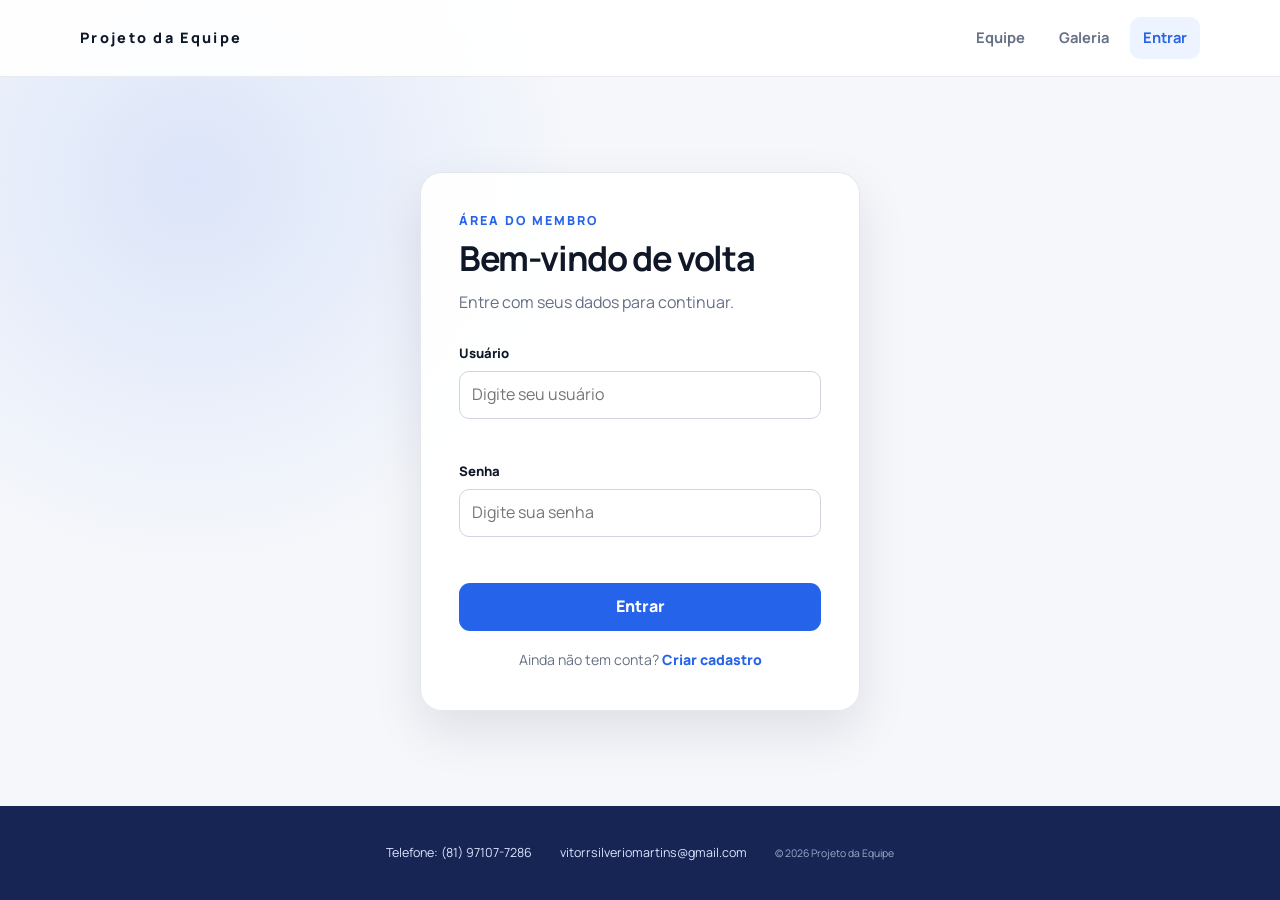
<file: index.html>
<!DOCTYPE html>
<html lang="pt-BR">
<head>
    <meta charset="UTF-8">
    <meta name="viewport" content="width=device-width, initial-scale=1.0">
    <meta name="description" content="Acesse sua conta do projeto acadêmico da equipe.">
    <link rel="preconnect" href="https://fonts.googleapis.com">
    <link rel="preconnect" href="https://fonts.gstatic.com" crossorigin>
    <link href="https://fonts.googleapis.com/css2?family=Manrope:wght@400;500;600;700;800&display=swap" rel="stylesheet">
    <link rel="stylesheet" href="style.css">
    <title>Entrar | Projeto da Equipe</title>
</head>
<body class="auth-page">
    <header class="site-header">
        <nav class="nav-shell" aria-label="Navegação principal">
            <a class="brand" href="home.html" aria-label="Página inicial">Projeto da Equipe</a>
            <button class="nav-toggle" type="button" aria-expanded="false" aria-controls="main-nav">Menu</button>
            <div class="nav-links" id="main-nav">
                <a href="home.html">Equipe</a>
                <a href="galeria.html">Galeria</a>
                <a class="active" href="index.html">Entrar</a>
            </div>
        </nav>
    </header>

    <main class="auth-main">
        <section class="auth-card" aria-labelledby="login-title">
            <div class="auth-heading">
                <p class="eyebrow">Área do membro</p>
                <h1 id="login-title">Bem-vindo de volta</h1>
                <p>Entre com seus dados para continuar.</p>
            </div>
            <form id="login-form" novalidate>
                <div class="field">
                    <label for="login">Usuário</label>
                    <input type="text" id="login" name="login" autocomplete="username" placeholder="Digite seu usuário" minlength="3" required>
                    <span class="field-error" id="avisoNome"></span>
                </div>
                <div class="field">
                    <label for="senhal">Senha</label>
                    <input type="password" id="senhal" name="senha" autocomplete="current-password" placeholder="Digite sua senha" minlength="8" required>
                    <span class="field-error" id="avisoSenha"></span>
                </div>
                <button type="submit" class="primary-button">Entrar</button>
            </form>
            <p class="auth-switch">Ainda não tem conta? <a href="cadastro.html">Criar cadastro</a></p>
        </section>
    </main>

    <footer class="site-footer">
        <p>Telefone: <a href="tel:+558971077286">(81) 97107-7286</a></p>
        <p><a href="mailto:vitorrsilveriomartins@gmail.com">vitorrsilveriomartins@gmail.com</a></p>
        <small>&copy; 2026 Projeto da Equipe</small>
    </footer>

    <script>
        const loginForm = document.querySelector('#login-form');
        const loginInput = document.querySelector('#login');
        const passwordInput = document.querySelector('#senhal');
        const navToggle = document.querySelector('.nav-toggle');
        const navLinks = document.querySelector('.nav-links');

        navToggle.addEventListener('click', () => {
            const open = navToggle.getAttribute('aria-expanded') === 'true';
            navToggle.setAttribute('aria-expanded', String(!open));
            navLinks.classList.toggle('open');
        });

        loginForm.addEventListener('submit', (event) => {
            event.preventDefault();
            document.querySelector('#avisoNome').textContent = '';
            document.querySelector('#avisoSenha').textContent = '';

            const login = loginInput.value.trim();
            const password = passwordInput.value;
            const savedUser = JSON.parse(localStorage.getItem('nexusUser') || 'null');
            const validUser = savedUser ? login === savedUser.login : login === 'vitor';
            const validPassword = savedUser ? password === savedUser.password : password === '12345678';

            if (login.length < 3) {
                document.querySelector('#avisoNome').textContent = 'Use pelo menos 3 caracteres.';
                loginInput.focus();
                return;
            }
            if (password.length < 8) {
                document.querySelector('#avisoSenha').textContent = 'Use pelo menos 8 caracteres.';
                passwordInput.focus();
                return;
            }
            if (!validUser) {
                document.querySelector('#avisoNome').textContent = 'Usuário não encontrado.';
                return;
            }
            if (!validPassword) {
                document.querySelector('#avisoSenha').textContent = 'Senha incorreta.';
                return;
            }
            window.location.href = 'galeria.html';
        });
    </script>
</body>
</html>
</file>
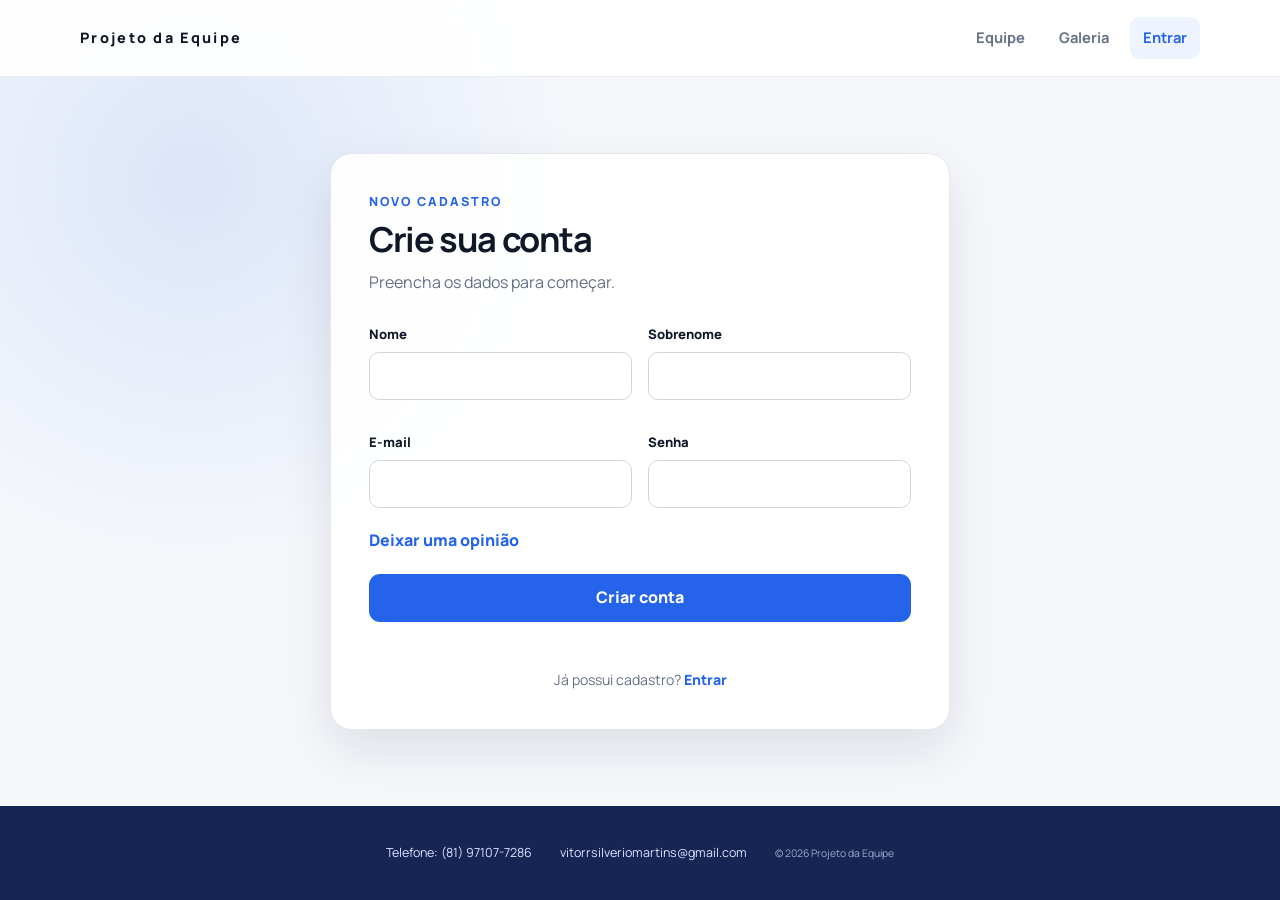
<file: cadastro.html>
<!DOCTYPE html>
<html lang="pt-BR">
<head>
    <meta charset="UTF-8">
    <meta name="viewport" content="width=device-width, initial-scale=1.0">
    <meta name="description" content="Crie sua conta no projeto da equipe.">
    <link rel="preconnect" href="https://fonts.googleapis.com">
    <link rel="preconnect" href="https://fonts.gstatic.com" crossorigin>
    <link href="https://fonts.googleapis.com/css2?family=Manrope:wght@400;500;600;700;800&display=swap" rel="stylesheet">
    <link rel="stylesheet" href="style.css">
    <title>Criar conta | Projeto da Equipe</title>
</head>
<body class="auth-page">
    <header class="site-header">
        <nav class="nav-shell" aria-label="Navegação principal">
            <a class="brand" href="home.html" aria-label="Página inicial">Projeto da Equipe</a>
            <button class="nav-toggle" type="button" aria-expanded="false" aria-controls="main-nav">Menu</button>
            <div class="nav-links" id="main-nav">
                <a href="home.html">Equipe</a>
                <a href="galeria.html">Galeria</a>
                <a class="active" href="index.html">Entrar</a>
            </div>
        </nav>
    </header>

    <main class="auth-main">
        <section class="auth-card register-card" aria-labelledby="register-title">
            <div class="auth-heading">
                <p class="eyebrow">Novo cadastro</p>
                <h1 id="register-title">Crie sua conta</h1>
                <p>Preencha os dados para começar.</p>
            </div>
            <form id="register-form" novalidate>
                <div class="field-grid">
                    <div class="field"><label for="nome">Nome</label><input id="nome" name="nome" type="text" autocomplete="given-name" minlength="2" required></div>
                    <div class="field"><label for="sobrenome">Sobrenome</label><input id="sobrenome" name="sobrenome" type="text" autocomplete="family-name" minlength="2" required></div>
                    <div class="field"><label for="email">E-mail</label><input id="email" name="email" type="email" autocomplete="email" required></div>
                    <div class="field"><label for="senha">Senha</label><input id="senha" name="senha" type="password" autocomplete="new-password" minlength="8" required></div>
                </div>
                <div class="feedback-area">
                    <button type="button" class="text-button" id="feedback-button">Deixar uma opinião</button>
                    <div id="feedback-field"></div>
                </div>
                <button type="submit" class="primary-button">Criar conta</button>
                <p class="form-message" id="form-message" role="status"></p>
            </form>
            <p class="auth-switch">Já possui cadastro? <a href="index.html">Entrar</a></p>
        </section>
    </main>

    <footer class="site-footer">
        <p>Telefone: <a href="tel:+558971077286">(81) 97107-7286</a></p>
        <p><a href="mailto:vitorrsilveriomartins@gmail.com">vitorrsilveriomartins@gmail.com</a></p>
        <small>&copy; 2026 Projeto da Equipe</small>
    </footer>
    <script>
        const navToggle = document.querySelector('.nav-toggle');
        const navLinks = document.querySelector('.nav-links');
        navToggle.addEventListener('click', () => {
            const open = navToggle.getAttribute('aria-expanded') === 'true';
            navToggle.setAttribute('aria-expanded', String(!open));
            navLinks.classList.toggle('open');
        });

        document.querySelector('#feedback-button').addEventListener('click', () => {
            const area = document.querySelector('#feedback-field');
            if (area.querySelector('textarea')) return;
            area.innerHTML = '<label for="feedback">Sua opinião</label><textarea id="feedback" rows="3" placeholder="Conte o que achou do site"></textarea>';
        });

        document.querySelector('#register-form').addEventListener('submit', (event) => {
            event.preventDefault();
            const form = event.currentTarget;
            if (!form.checkValidity()) {
                form.reportValidity();
                return;
            }
            const nome = document.querySelector('#nome').value.trim();
            const sobrenome = document.querySelector('#sobrenome').value.trim();
            const email = document.querySelector('#email').value.trim();
            const password = document.querySelector('#senha').value;
            localStorage.setItem('nexusUser', JSON.stringify({
                login: nome.toLowerCase(),
                name: `${nome} ${sobrenome}`,
                email,
                password
            }));
            document.querySelector('#form-message').textContent = 'Cadastro realizado! Você já pode entrar.';
            setTimeout(() => { window.location.href = 'index.html'; }, 900);
        });
    </script>
</body>
</html>
</file>
<file: style.css>
:root {
    --ink: #101828;
    --muted: #667085;
    --navy: #172554;
    --blue: #2563eb;
    --blue-dark: #1d4ed8;
    --line: #e4e7ec;
    --surface: #ffffff;
    --soft: #f5f7fb;
}

* {
    box-sizing: border-box;
    margin: 0;
    padding: 0;
}

html {
    scroll-behavior: smooth;
}

body {
    min-height: 100vh;
    display: flex;
    flex-direction: column;
    color: var(--ink);
    background: var(--soft);
    font-family: "Manrope", sans-serif;
    line-height: 1.6;
}

a {
    color: inherit;
    text-decoration: none;
}

button,
input,
textarea {
    font: inherit;
}

.site-header {
    position: sticky;
    top: 0;
    z-index: 20;
    border-bottom: 1px solid rgba(228, 231, 236, 0.8);
    background: rgba(255, 255, 255, 0.92);
    backdrop-filter: blur(14px);
}

.nav-shell {
    width: min(1120px, calc(100% - 40px));
    height: 76px;
    margin: auto;
    display: flex;
    align-items: center;
    justify-content: space-between;
}

.brand {
    display: flex;
    align-items: center;
    gap: 10px;
    font-size: 0.9rem;
    font-weight: 800;
    letter-spacing: 0.16em;
}

.brand span {
    width: 38px;
    height: 38px;
    display: grid;
    place-items: center;
    border-radius: 12px;
    color: white;
    background: var(--blue);
    letter-spacing: 0;
}

.nav-links {
    display: flex;
    align-items: center;
    gap: 8px;
}

.nav-links a {
    padding: 9px 13px;
    border-radius: 10px;
    color: var(--muted);
    font-size: 0.92rem;
    font-weight: 700;
}

.nav-links a:hover,
.nav-links a.active {
    color: var(--blue);
    background: #edf3ff;
}

.nav-toggle {
    display: none;
    border: 0;
    background: transparent;
    color: var(--ink);
    font-weight: 800;
}

.team-page,
.gallery-page,
.auth-main {
    flex: 1;
    width: min(1120px, calc(100% - 40px));
    margin: 0 auto;
}

.page-heading {
    max-width: 620px;
    margin: 72px auto 44px;
    text-align: center;
}

.eyebrow {
    margin-bottom: 8px;
    color: var(--blue);
    font-size: 0.78rem;
    font-weight: 800;
    letter-spacing: 0.16em;
    text-transform: uppercase;
}

.page-heading h1,
.auth-heading h1 {
    font-size: clamp(2rem, 5vw, 3.4rem);
    line-height: 1.12;
    letter-spacing: -0.04em;
}

.page-heading > p:last-child,
.auth-heading > p:last-child {
    margin-top: 12px;
    color: var(--muted);
}

.team-grid {
    display: grid;
    grid-template-columns: repeat(3, 1fr);
    gap: 20px;
    padding-bottom: 72px;
}

.profile-card {
    min-height: 430px;
    overflow: hidden;
    border: 1px solid var(--line);
    border-radius: 20px;
    background: var(--surface);
    box-shadow: 0 10px 30px rgba(16, 24, 40, 0.06);
    transition: transform 180ms ease, box-shadow 180ms ease;
}

.profile-card:hover {
    transform: translateY(-5px);
    box-shadow: 0 18px 38px rgba(16, 24, 40, 0.12);
}

.profile-card img {
    width: 100%;
    height: 260px;
    display: block;
    object-fit: cover;
    object-position: center 25%;
}

.profile-card div {
    padding: 20px;
}

.role {
    color: var(--blue);
    font-size: 0.72rem;
    font-weight: 800;
    text-transform: uppercase;
}

.profile-card h2 {
    margin: 4px 0 6px;
    font-size: 1.12rem;
}

.profile-card p {
    color: var(--muted);
    font-size: 0.86rem;
}

.gallery-grid {
    display: grid;
    grid-template-columns: repeat(3, 1fr);
    grid-auto-rows: 280px;
    gap: 16px;
    padding-bottom: 28px;
}

.gallery-item {
    overflow: hidden;
    border-radius: 16px;
    background: #dfe6f2;
}

.gallery-item:nth-child(5n + 1),
.gallery-item:nth-child(5n + 5) {
    grid-row: span 2;
}

.gallery-item img {
    width: 100%;
    height: 100%;
    display: block;
    object-fit: cover;
    transition: transform 350ms ease;
}

.gallery-item:hover img,
.gallery-item:focus img {
    transform: scale(1.04);
}

.secondary-button,
.primary-button {
    min-height: 48px;
    border: 0;
    border-radius: 11px;
    cursor: pointer;
    font-weight: 800;
}

.secondary-button {
    display: block;
    margin: 12px auto 72px;
    padding: 0 24px;
    color: var(--blue);
    border: 1px solid #bfdbfe;
    background: white;
}

.auth-page {
    background:
        radial-gradient(circle at 15% 20%, rgba(37, 99, 235, 0.12), transparent 24rem),
        var(--soft);
}

.auth-main {
    display: grid;
    place-items: center;
    padding: 54px 0;
}

.auth-card {
    width: min(440px, 100%);
    padding: 38px;
    border: 1px solid var(--line);
    border-radius: 22px;
    background: rgba(255, 255, 255, 0.96);
    box-shadow: 0 20px 50px rgba(16, 24, 40, 0.1);
}

.register-card {
    width: min(620px, 100%);
}

.auth-heading {
    margin-bottom: 28px;
}

.auth-heading h1 {
    font-size: 2.15rem;
}

.field-grid {
    display: grid;
    grid-template-columns: 1fr 1fr;
    gap: 16px;
}

.field {
    display: flex;
    flex-direction: column;
    gap: 7px;
    margin-bottom: 16px;
}

.field label,
.feedback-area label {
    font-size: 0.82rem;
    font-weight: 800;
}

.field input,
.feedback-area textarea {
    width: 100%;
    min-height: 48px;
    border: 1px solid #d0d5dd;
    border-radius: 10px;
    outline: none;
    background: white;
    padding: 10px 12px;
    color: var(--ink);
}

.field input:focus,
.feedback-area textarea:focus {
    border-color: var(--blue);
    box-shadow: 0 0 0 3px rgba(37, 99, 235, 0.12);
}

.field-error,
.form-message {
    min-height: 19px;
    color: #b42318;
    font-size: 0.78rem;
}

.primary-button {
    width: 100%;
    margin-top: 4px;
    color: white;
    background: var(--blue);
}

.primary-button:hover {
    background: var(--blue-dark);
}

.auth-switch {
    margin-top: 18px;
    text-align: center;
    color: var(--muted);
    font-size: 0.88rem;
}

.auth-switch a,
.text-button {
    color: var(--blue);
    font-weight: 800;
}

.feedback-area {
    margin: 4px 0 16px;
}

.text-button {
    border: 0;
    background: transparent;
    cursor: pointer;
}

.feedback-area textarea {
    margin-top: 8px;
    resize: vertical;
}

.form-message {
    margin-top: 10px;
    text-align: center;
    color: #067647;
}

.site-footer {
    min-height: 94px;
    display: flex;
    align-items: center;
    justify-content: center;
    gap: 28px;
    padding: 20px;
    color: #dbe4ff;
    background: var(--navy);
    font-size: 0.78rem;
}

.site-footer a:hover {
    color: white;
}

.site-footer small {
    color: #9baacb;
}

@media (max-width: 900px) {
    .team-grid {
        grid-template-columns: repeat(2, 1fr);
    }

    .gallery-grid {
        grid-template-columns: repeat(2, 1fr);
    }
}

@media (max-width: 640px) {
    .nav-shell,
    .team-page,
    .gallery-page,
    .auth-main {
        width: min(100% - 28px, 1120px);
    }

    .nav-shell {
        height: 68px;
    }

    .nav-toggle {
        display: block;
    }

    .nav-links {
        position: absolute;
        top: 68px;
        left: 14px;
        right: 14px;
        display: none;
        flex-direction: column;
        align-items: stretch;
        padding: 8px;
        border: 1px solid var(--line);
        border-radius: 14px;
        background: white;
        box-shadow: 0 16px 40px rgba(16, 24, 40, 0.12);
    }

    .nav-links.open {
        display: flex;
    }

    .nav-links a {
        text-align: center;
    }

    .page-heading {
        margin-top: 48px;
    }

    .team-grid,
    .gallery-grid,
    .field-grid {
        grid-template-columns: 1fr;
    }

    .gallery-grid {
        grid-auto-rows: 300px;
    }

    .gallery-item:nth-child(n) {
        grid-row: span 1;
    }

    .auth-main {
        padding: 28px 0;
    }

    .auth-card,
    .register-card {
        padding: 24px 18px;
    }

    .site-footer {
        flex-direction: column;
        gap: 4px;
        text-align: center;
    }
}
</file>
